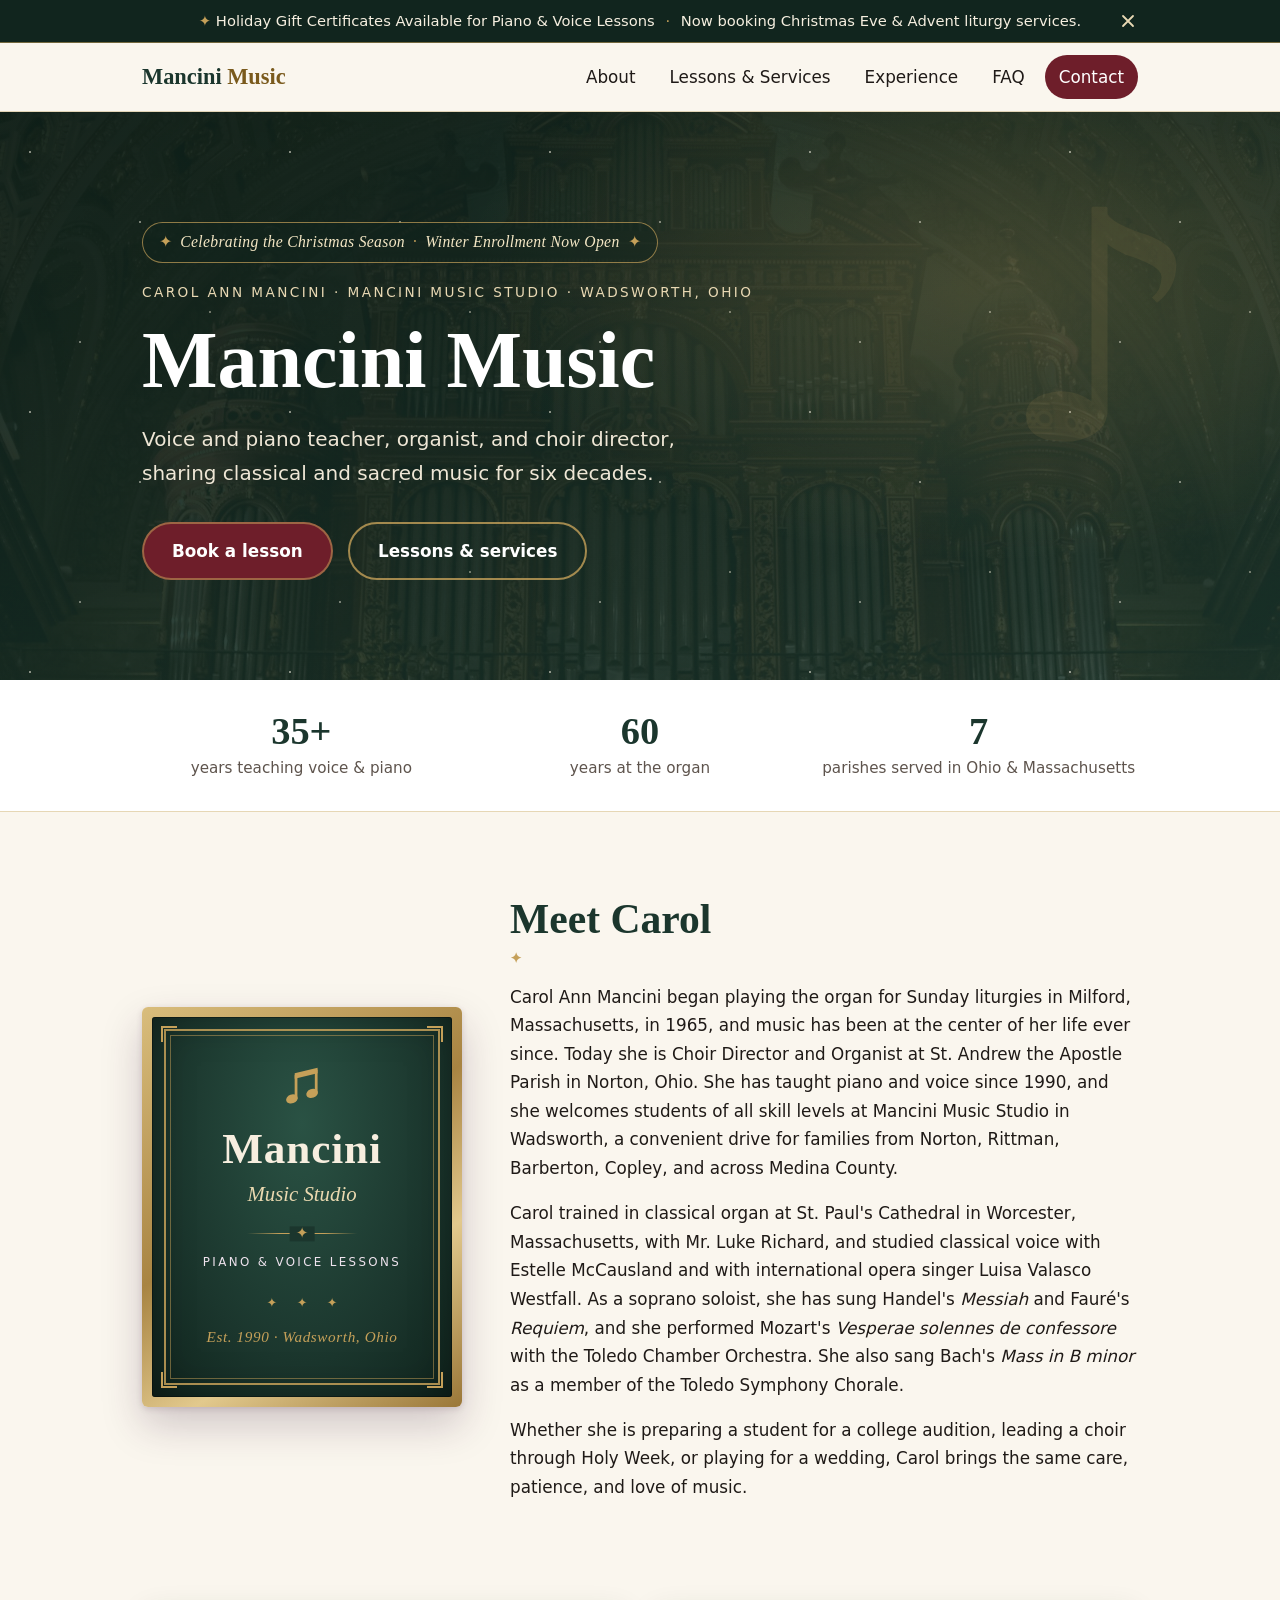
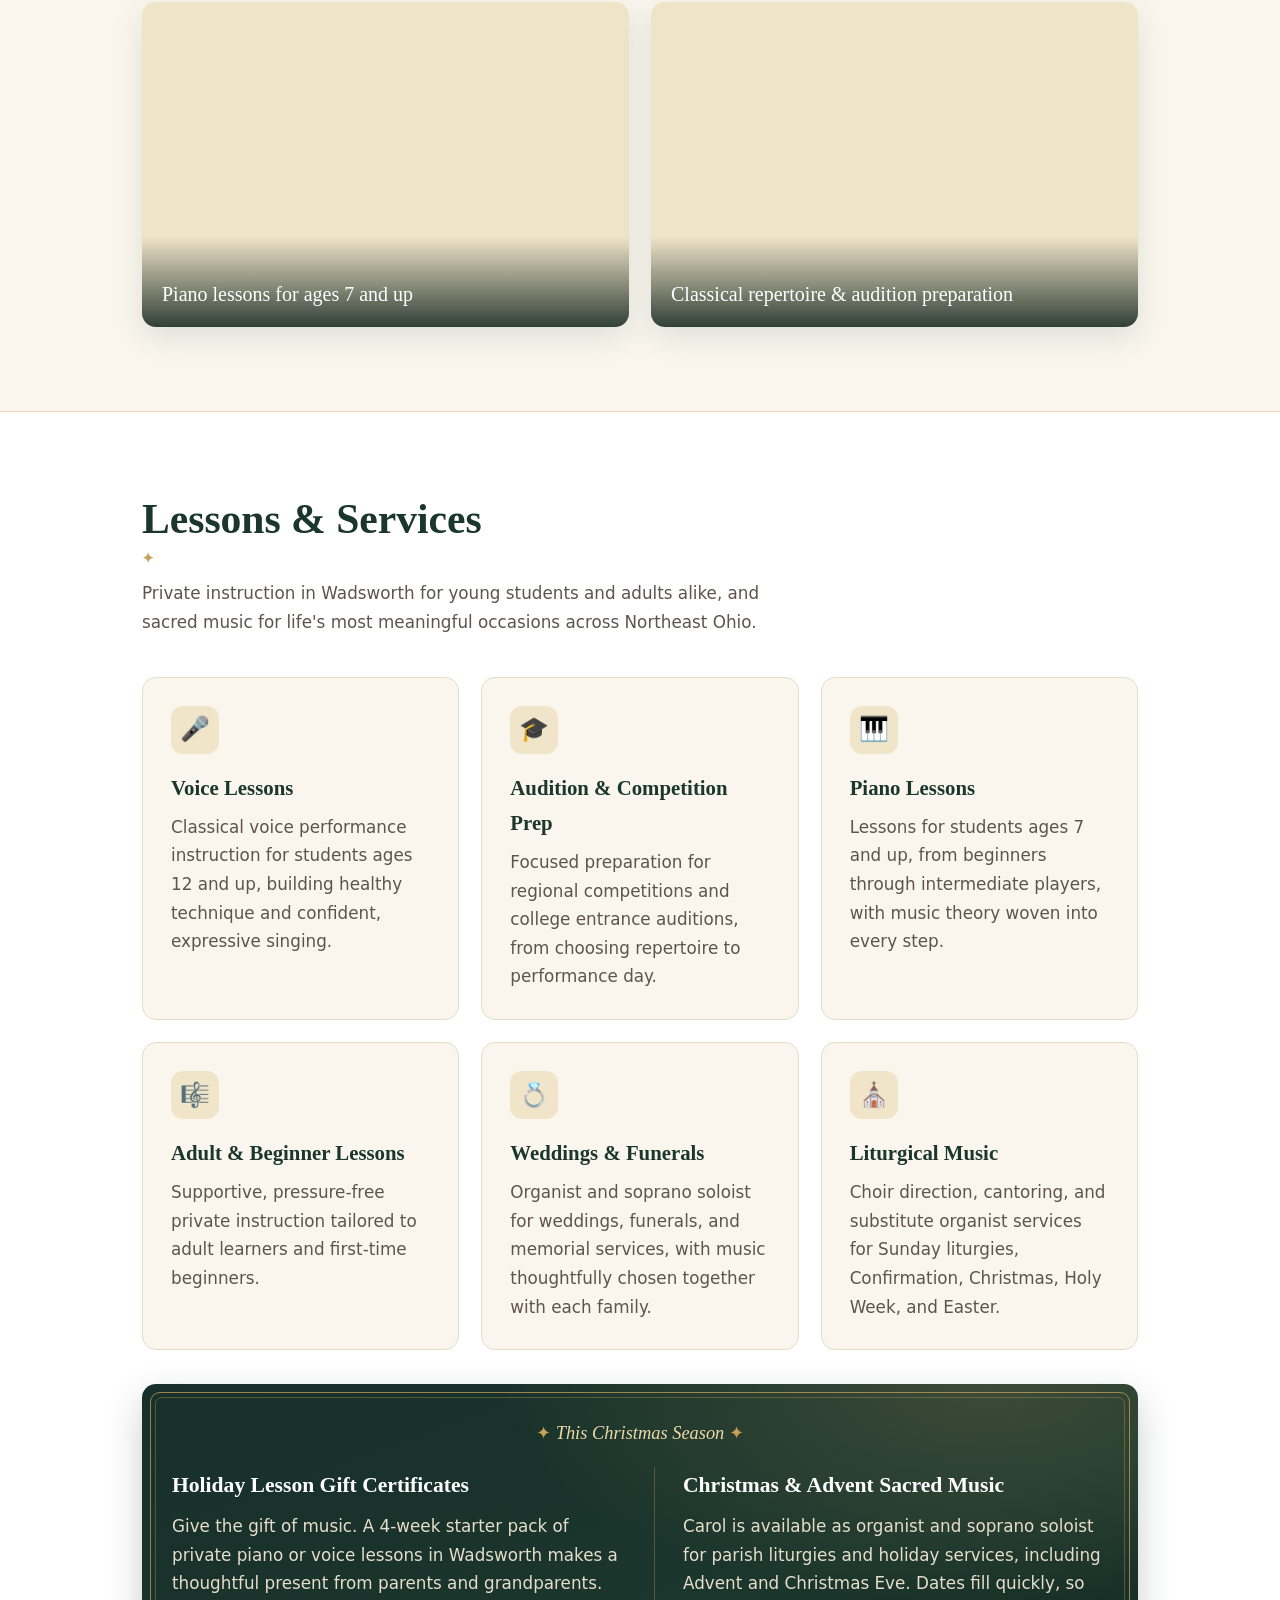
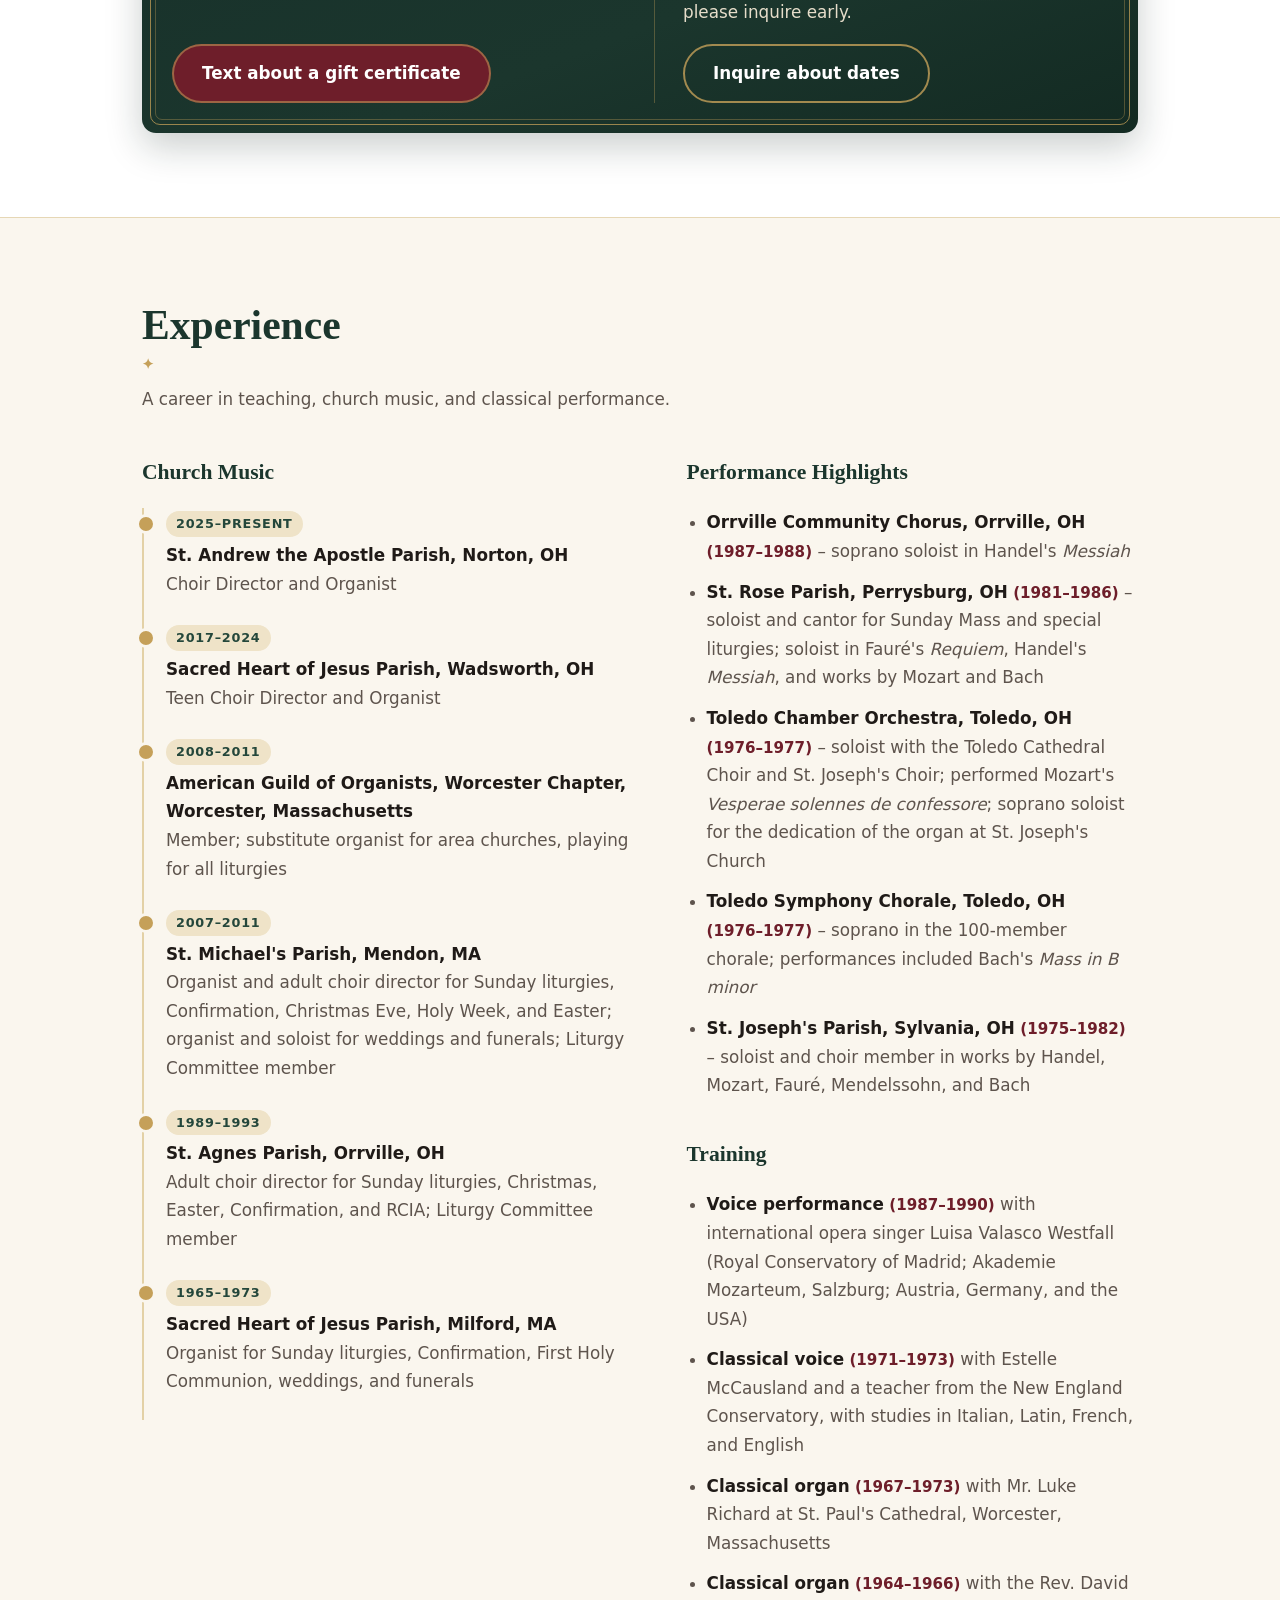
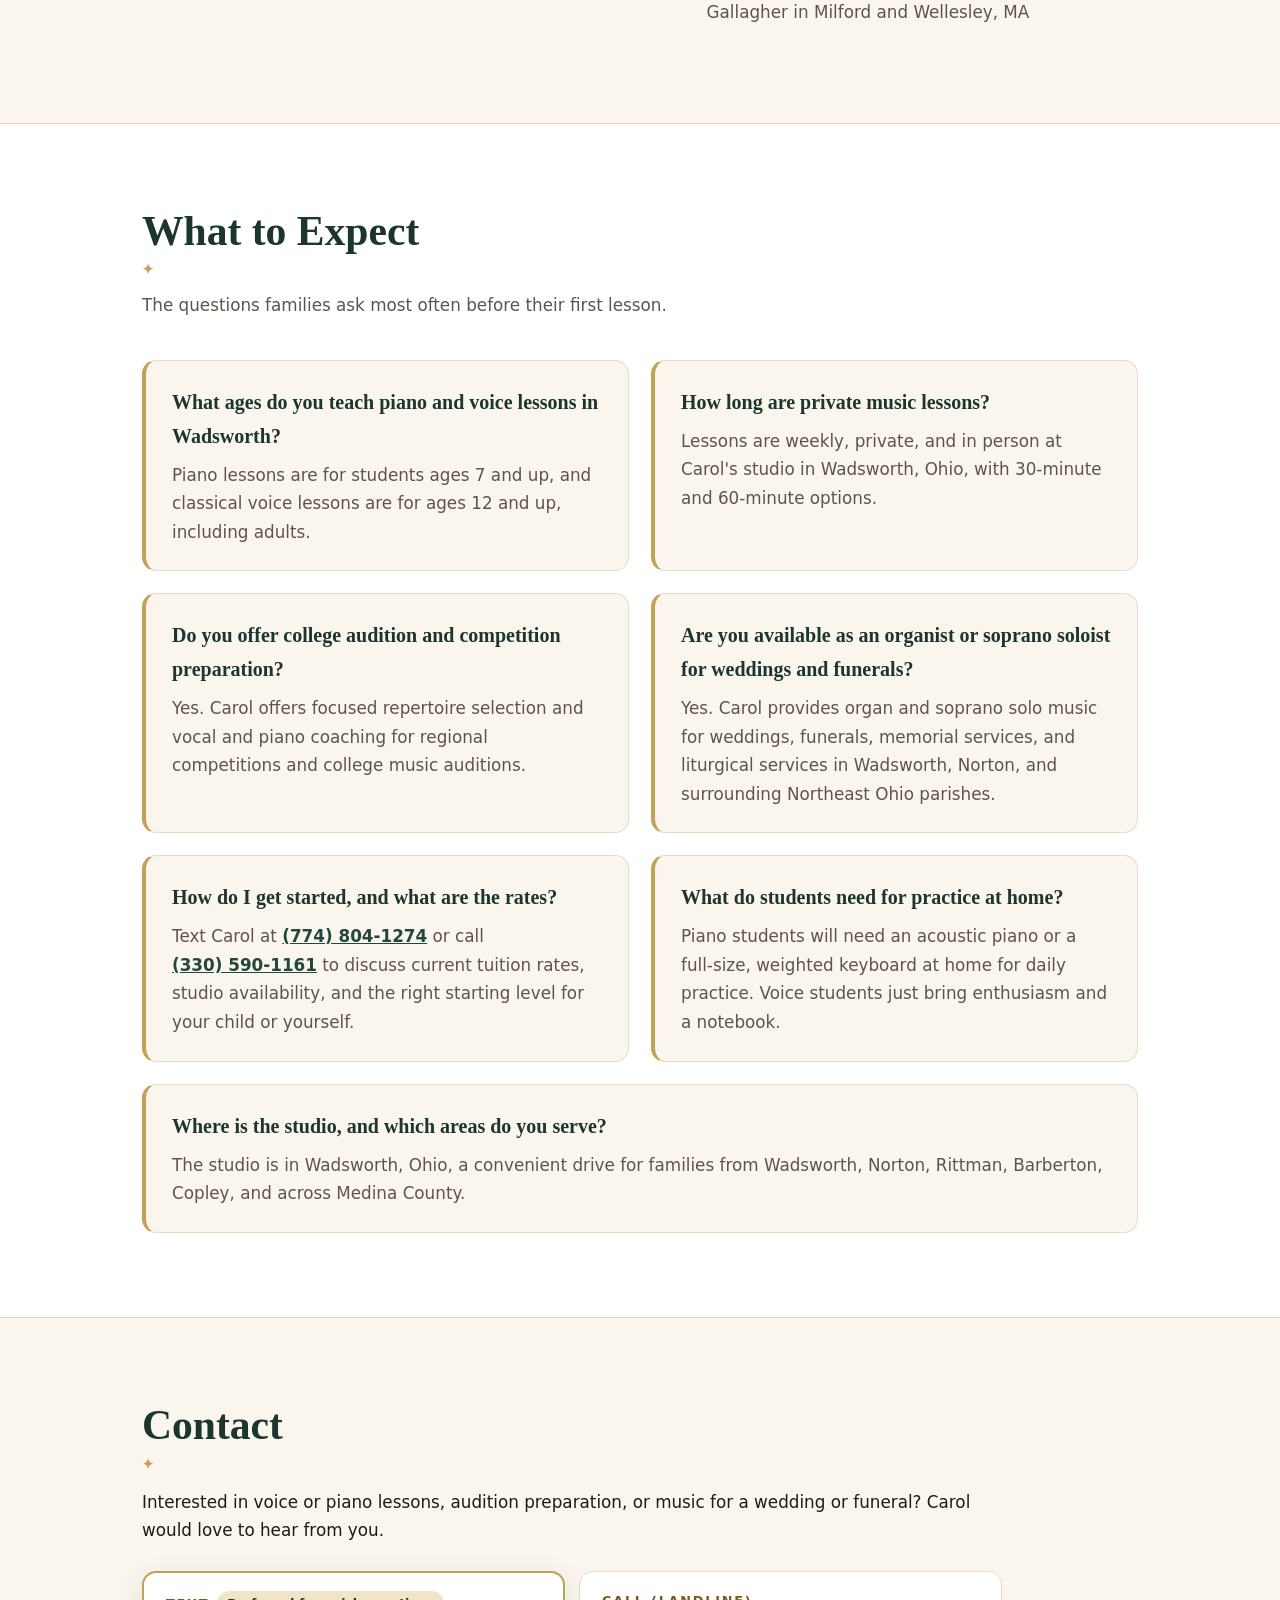
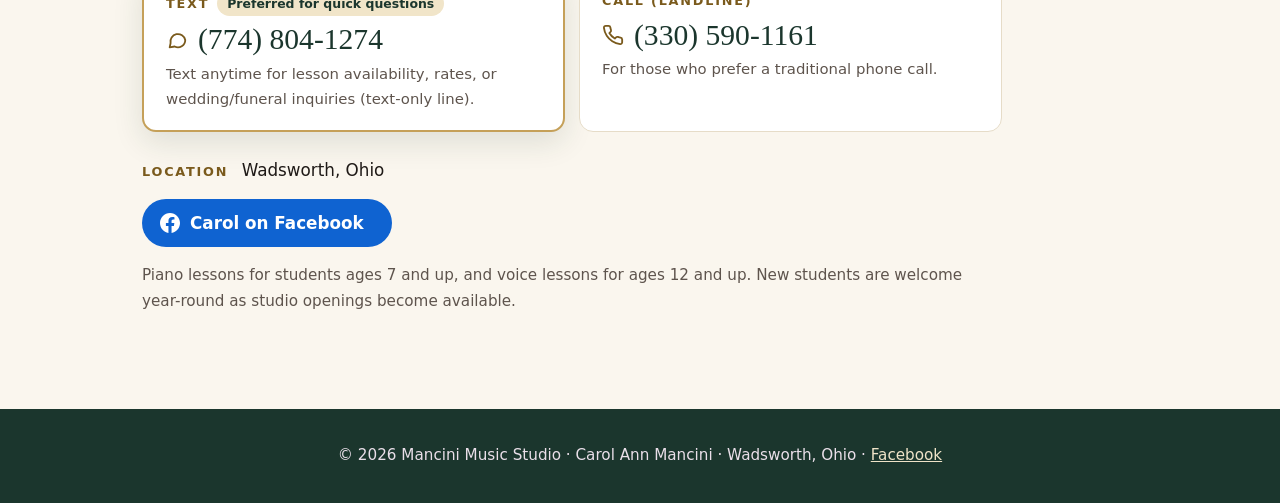
<file: index.html>
<!doctype html>
<html lang="en">
<head>
<meta charset="utf-8">
<meta name="viewport" content="width=device-width, initial-scale=1">
<meta http-equiv="Content-Security-Policy" content="default-src 'none'; script-src 'self'; style-src 'self'; img-src 'self' data:; connect-src https://formspree.io; base-uri 'none'; form-action https://formspree.io; upgrade-insecure-requests">
<meta name="referrer" content="strict-origin-when-cross-origin">
<title>Mancini Music Studio | Voice &amp; Piano Lessons in Wadsworth, OH</title>
<meta name="description" content="Private classical voice and piano lessons in Wadsworth, Ohio with Carol Ann Mancini. 35+ years of teaching experience, college audition prep, and organist/soloist services for weddings and liturgies.">
<link rel="canonical" href="https://mancini-music.github.io/">
<meta property="og:type" content="website">
<meta property="og:site_name" content="Mancini Music Studio">
<meta property="og:url" content="https://mancini-music.github.io/">
<meta property="og:title" content="Mancini Music Studio | Voice &amp; Piano Lessons in Wadsworth, OH">
<meta property="og:description" content="Private classical voice and piano lessons in Wadsworth, Ohio with Carol Ann Mancini. 35+ years of teaching, college audition prep, and organist/soloist services for weddings and liturgies.">
<meta property="og:locale" content="en_US">
<meta property="og:image" content="https://mancini-music.github.io/images/hero-organ.jpg">
<meta property="og:image:secure_url" content="https://mancini-music.github.io/images/hero-organ.jpg">
<meta property="og:image:type" content="image/jpeg">
<meta property="og:image:width" content="1600">
<meta property="og:image:height" content="1200">
<meta property="og:image:alt" content="A grand church pipe organ with gilded pipes, the backdrop of Mancini Music Studio's website">
<meta name="twitter:card" content="summary_large_image">
<meta name="twitter:title" content="Mancini Music Studio | Voice &amp; Piano Lessons in Wadsworth, OH">
<meta name="twitter:description" content="Private classical voice and piano lessons in Wadsworth, Ohio with Carol Ann Mancini. 35+ years of teaching, audition prep, and wedding and liturgical music.">
<meta name="twitter:image" content="https://mancini-music.github.io/images/hero-organ.jpg">
<meta name="twitter:image:alt" content="A grand church pipe organ with gilded pipes">
<meta name="geo.region" content="US-OH">
<meta name="geo.placename" content="Wadsworth, Ohio">
<meta name="theme-color" content="#3b1d3a">
<link rel="icon" type="image/svg+xml" href="data:image/svg+xml,%3Csvg xmlns='http://www.w3.org/2000/svg' viewBox='0 0 64 64'%3E%3Crect x='2' y='2' width='60' height='60' rx='14' fill='%235a1f3a' stroke='%23d4a843' stroke-width='3'/%3E%3Cg fill='%23e9c46a'%3E%3Cpath d='M25 19 47 14v6l-22 5z'/%3E%3Crect x='25' y='21' width='3.2' height='23'/%3E%3Crect x='43.8' y='16' width='3.2' height='23'/%3E%3Cellipse cx='21.5' cy='44' rx='6.5' ry='4.8' transform='rotate(-20 21.5 44)'/%3E%3Cellipse cx='40.3' cy='39' rx='6.5' ry='4.8' transform='rotate(-20 40.3 39)'/%3E%3C/g%3E%3C/svg%3E">
<link rel="stylesheet" href="styles.css?v=21">
<script type="application/ld+json">
{
  "@context": "https://schema.org",
  "@type": ["MusicSchool", "LocalBusiness"],
  "name": "Mancini Music Studio",
  "alternateName": "Mancini Music",
  "description": "Private classical voice and piano lessons in Wadsworth, Ohio with Carol Ann Mancini. 35+ years of teaching experience, college audition prep, and organist/soloist services for weddings and liturgies.",
  "url": "https://mancini-music.github.io/",
  "image": "https://mancini-music.github.io/images/hero-organ.jpg",
  "telephone": "+1-330-590-1161",
  "contactPoint": [
    {
      "@type": "ContactPoint",
      "telephone": "+1-774-804-1274",
      "contactType": "customer service",
      "description": "Text messages only: lesson availability, rates, and wedding or funeral inquiries"
    },
    {
      "@type": "ContactPoint",
      "telephone": "+1-330-590-1161",
      "contactType": "customer service",
      "description": "Landline for phone calls"
    }
  ],
  "address": {
    "@type": "PostalAddress",
    "addressLocality": "Wadsworth",
    "addressRegion": "OH",
    "postalCode": "44281",
    "addressCountry": "US"
  },
  "areaServed": ["Wadsworth, OH", "Norton, OH", "Rittman, OH", "Barberton, OH", "Copley, OH", "Medina County, OH", "Summit County, OH"],
  "founder": {
    "@type": "Person",
    "name": "Carol Ann Mancini",
    "jobTitle": "Piano and Voice Teacher, Organist, and Choir Director"
  },
  "sameAs": ["https://www.facebook.com/carolann.mancini.71"],
  "hasOfferCatalog": {
    "@type": "OfferCatalog",
    "name": "Lessons & Music Services",
    "itemListElement": [
      {
        "@type": "Offer",
        "itemOffered": {
          "@type": "Service",
          "name": "Voice Lessons",
          "description": "Private classical voice performance lessons for students ages 12 and up.",
          "audience": { "@type": "PeopleAudience", "suggestedMinAge": 12 }
        }
      },
      {
        "@type": "Offer",
        "itemOffered": {
          "@type": "Service",
          "name": "Piano Lessons",
          "description": "Private piano lessons with music theory for students ages 7 and up, beginner through intermediate.",
          "audience": { "@type": "PeopleAudience", "suggestedMinAge": 7 }
        }
      },
      {
        "@type": "Offer",
        "itemOffered": {
          "@type": "Service",
          "name": "Audition & Competition Prep",
          "description": "Preparation for regional competitions and college entrance auditions."
        }
      },
      {
        "@type": "Offer",
        "itemOffered": {
          "@type": "Service",
          "name": "Wedding, Funeral & Liturgical Organist and Soprano Soloist",
          "description": "Organist and soprano soloist for weddings, funerals, memorial services, and parish liturgies including Advent and Christmas Eve."
        }
      }
    ]
  }
}
</script>
<!-- FAQ structured data: keep in sync with the visible "What to Expect" questions on the page. -->
<script type="application/ld+json">
{
  "@context": "https://schema.org",
  "@type": "FAQPage",
  "mainEntity": [
    {
      "@type": "Question",
      "name": "What ages do you teach piano and voice lessons in Wadsworth?",
      "acceptedAnswer": { "@type": "Answer", "text": "Piano lessons are for students ages 7 and up, and classical voice lessons are for ages 12 and up, including adults." }
    },
    {
      "@type": "Question",
      "name": "How long are private music lessons?",
      "acceptedAnswer": { "@type": "Answer", "text": "Lessons are weekly, private, and in person at Carol's studio in Wadsworth, Ohio, with 30-minute and 60-minute options." }
    },
    {
      "@type": "Question",
      "name": "Do you offer college audition and competition preparation?",
      "acceptedAnswer": { "@type": "Answer", "text": "Yes. Carol offers focused repertoire selection and vocal and piano coaching for regional competitions and college music auditions." }
    },
    {
      "@type": "Question",
      "name": "Are you available as an organist or soprano soloist for weddings and funerals?",
      "acceptedAnswer": { "@type": "Answer", "text": "Yes. Carol provides organ and soprano solo music for weddings, funerals, memorial services, and liturgical services in Wadsworth, Norton, and surrounding Northeast Ohio parishes." }
    },
    {
      "@type": "Question",
      "name": "How do I get started, and what are the rates?",
      "acceptedAnswer": { "@type": "Answer", "text": "Text Carol at (774) 804-1274 or call (330) 590-1161 to discuss current tuition rates, studio availability, and the right starting level for your child or yourself." }
    },
    {
      "@type": "Question",
      "name": "What do students need for practice at home?",
      "acceptedAnswer": { "@type": "Answer", "text": "Piano students will need an acoustic piano or a full-size, weighted keyboard at home for daily practice. Voice students just bring enthusiasm and a notebook." }
    },
    {
      "@type": "Question",
      "name": "Where is the studio, and which areas do you serve?",
      "acceptedAnswer": { "@type": "Answer", "text": "The studio is in Wadsworth, Ohio, a convenient drive for families from Wadsworth, Norton, Rittman, Barberton, Copley, and across Medina County." }
    }
  ]
}
</script>
</head>
<!-- HOLIDAY THEME: remove class="holiday-theme" below (in January) to return to the regular year-round design and announcement. -->
<body class="holiday-theme">
<a class="skip" href="#main">Skip to main content</a>

<div class="announce" id="announce" role="region" aria-label="Studio announcement">
  <div class="wrap announce-inner">
    <p class="season-only"><span class="announce-star" aria-hidden="true">✦</span> Holiday Gift Certificates Available for Piano &amp; Voice Lessons <span class="announce-dot" aria-hidden="true">·</span> Now booking Christmas Eve &amp; Advent liturgy services.</p>
    <p class="season-off">Now enrolling Winter &amp; Spring piano and voice students in Wadsworth <span class="announce-dot" aria-hidden="true">·</span> Holiday lesson gift certificates available.</p>
    <button class="announce-close" type="button" aria-label="Dismiss announcement">
      <svg aria-hidden="true" focusable="false" width="14" height="14" viewBox="0 0 14 14"><path d="M2 2l10 10M12 2L2 12" stroke="currentColor" stroke-width="1.8" stroke-linecap="round"/></svg>
    </button>
  </div>
</div>

<header>
  <div class="wrap nav">
    <a class="brand" href="#home">Mancini <span>Music</span></a>
    <button class="toggle" type="button" aria-expanded="false" aria-controls="menu">Menu</button>
    <nav aria-label="Main">
      <ul class="menu" id="menu">
        <li><a href="#about">About</a></li>
        <li><a href="#services">Lessons &amp; Services</a></li>
        <li><a href="#experience">Experience</a></li>
        <li><a href="#faq">FAQ</a></li>
        <li><a class="cta" href="#contact">Contact</a></li>
      </ul>
    </nav>
  </div>
</header>

<main id="main">
  <section class="hero" id="home" aria-labelledby="hero-title">
    <div class="wrap">
      <p class="season-badge season-only"><span aria-hidden="true">✦</span> Celebrating the Christmas Season <span class="badge-dot" aria-hidden="true">·</span> Winter Enrollment Now Open <span aria-hidden="true">✦</span></p>
      <p class="eyebrow">Carol Ann Mancini · Mancini Music Studio · Wadsworth, Ohio</p>
      <h1 id="hero-title">Mancini Music</h1>
      <p class="lead">Voice and piano teacher, organist, and choir director, sharing classical and sacred music for six decades.</p>
      <a class="btn btn-gold" href="#contact">Book a lesson</a>
      <a class="btn btn-line" href="#services">Lessons &amp; services</a>
    </div>
  </section>

  <div class="stats" role="group" aria-label="At a glance">
    <div class="wrap stats-grid">
      <div><strong>35+</strong><span>years teaching voice &amp; piano</span></div>
      <div><strong>60</strong><span>years at the organ</span></div>
      <div><strong>7</strong><span>parishes served in Ohio &amp; Massachusetts</span></div>
    </div>
  </div>

  <section id="about" aria-labelledby="about-title">
    <div class="wrap about">
      <div class="plaque" role="img" aria-label="Mancini Music Studio – Piano and Voice Lessons – Established 1990, Wadsworth, Ohio">
        <div class="plaque-inner">
          <span class="plaque-corner tl"></span><span class="plaque-corner tr"></span><span class="plaque-corner bl"></span><span class="plaque-corner br"></span>
          <svg class="plaque-note" aria-hidden="true" focusable="false" viewBox="0 0 48 48" width="44" height="44" fill="currentColor"><path d="M16 9 41 3v6L16 15z"/><rect x="16" y="11" width="3" height="26"/><rect x="38" y="5" width="3" height="26"/><ellipse cx="13" cy="37" rx="6.5" ry="4.8" transform="rotate(-20 13 37)"/><ellipse cx="35" cy="31" rx="6.5" ry="4.8" transform="rotate(-20 35 31)"/></svg>
          <span class="plaque-name">Mancini</span>
          <span class="plaque-sub">Music Studio</span>
          <span class="plaque-rule" aria-hidden="true"><span></span></span>
          <span class="plaque-tag">Piano &amp; Voice Lessons</span>
          <span class="plaque-sparkles season-only" aria-hidden="true">✦ ✦ ✦</span>
          <span class="plaque-est">Est. 1990 · Wadsworth, Ohio</span>
        </div>
      </div>
      <div>
        <h2 id="about-title">Meet Carol</h2>
        <p>Carol Ann Mancini began playing the organ for Sunday liturgies in Milford, Massachusetts, in 1965, and music has been at the center of her life ever since. Today she is Choir Director and Organist at St. Andrew the Apostle Parish in Norton, Ohio. She has taught piano and voice since 1990, and she welcomes students of all skill levels at Mancini Music Studio in Wadsworth, a convenient drive for families from Norton, Rittman, Barberton, Copley, and across Medina County.</p>
        <p>Carol trained in classical organ at St. Paul's Cathedral in Worcester, Massachusetts, with Mr. Luke Richard, and studied classical voice with Estelle McCausland and with international opera singer Luisa Valasco Westfall. As a soprano soloist, she has sung Handel's <em>Messiah</em> and Fauré's <em>Requiem</em>, and she performed Mozart's <em>Vesperae solennes de confessore</em> with the Toledo Chamber Orchestra. She also sang Bach's <em>Mass in B minor</em> as a member of the Toledo Symphony Chorale.</p>
        <p>Whether she is preparing a student for a college audition, leading a choir through Holy Week, or playing for a wedding, Carol brings the same care, patience, and love of music.</p>
      </div>
    </div>
  </section>

  <div class="photo-band">
    <div class="wrap photo-grid">
      <figure>
        <img src="images/studio-piano.jpg" alt="Close-up of the keys of a polished wooden upright piano in soft, warm light, evoking private piano lessons for ages 7 and up" width="1100" height="733" loading="lazy" decoding="async">
        <figcaption>Piano lessons for ages 7 and up</figcaption>
      </figure>
      <figure>
        <img src="images/studio-music.jpg" alt="Open book of classical piano sheet music marked 'Quasi adagio', with handwritten pencil notes from lesson practice" width="1100" height="733" loading="lazy" decoding="async">
        <figcaption>Classical repertoire &amp; audition preparation</figcaption>
      </figure>
    </div>
  </div>

  <section class="alt" id="services" aria-labelledby="services-title">
    <div class="wrap">
      <h2 id="services-title">Lessons &amp; Services</h2>
      <p class="sub">Private instruction in Wadsworth for young students and adults alike, and sacred music for life's most meaningful occasions across Northeast Ohio.</p>
      <div class="cards">
        <article class="card"><div class="icon" aria-hidden="true">🎤</div><h3>Voice Lessons</h3><p>Classical voice performance instruction for students ages 12 and up, building healthy technique and confident, expressive singing.</p></article>
        <article class="card"><div class="icon" aria-hidden="true">🎓</div><h3>Audition &amp; Competition Prep</h3><p>Focused preparation for regional competitions and college entrance auditions, from choosing repertoire to performance day.</p></article>
        <article class="card"><div class="icon" aria-hidden="true">🎹</div><h3>Piano Lessons</h3><p>Lessons for students ages 7 and up, from beginners through intermediate players, with music theory woven into every step.</p></article>
        <article class="card"><div class="icon" aria-hidden="true">🎼</div><h3>Adult &amp; Beginner Lessons</h3><p>Supportive, pressure-free private instruction tailored to adult learners and first-time beginners.</p></article>
        <article class="card"><div class="icon" aria-hidden="true">💍</div><h3>Weddings &amp; Funerals</h3><p>Organist and soprano soloist for weddings, funerals, and memorial services, with music thoughtfully chosen together with each family.</p></article>
        <article class="card"><div class="icon" aria-hidden="true">⛪</div><h3>Liturgical Music</h3><p>Choir direction, cantoring, and substitute organist services for Sunday liturgies, Confirmation, Christmas, Holy Week, and Easter.</p></article>
      </div>

      <div class="holiday-callout season-only" role="region" aria-labelledby="holiday-callout-title">
        <p class="hc-eyebrow"><span aria-hidden="true">✦</span> This Christmas Season <span aria-hidden="true">✦</span></p>
        <h3 class="sr-only" id="holiday-callout-title">Christmas season at the studio</h3>
        <div class="hc-grid">
          <article class="hc-item">
            <h4>Holiday Lesson Gift Certificates</h4>
            <p>Give the gift of music. A 4-week starter pack of private piano or voice lessons in Wadsworth makes a thoughtful present from parents and grandparents.</p>
            <a class="btn btn-gold" href="sms:+17748041274">Text about a gift certificate</a>
          </article>
          <article class="hc-item">
            <h4>Christmas &amp; Advent Sacred Music</h4>
            <p>Carol is available as organist and soprano soloist for parish liturgies and holiday services, including Advent and Christmas Eve. Dates fill quickly, so please inquire early.</p>
            <a class="btn btn-line" href="#contact">Inquire about dates</a>
          </article>
        </div>
      </div>
    </div>
  </section>

  <!-- Kind Words is hidden until real quotes are added: replace the placeholder quotes below, then delete the word "hidden" on the next line. -->
  <section id="kind-words" aria-labelledby="kind-words-title" hidden>
    <div class="wrap">
      <h2 id="kind-words-title">Kind Words</h2>
      <p class="sub">From the students and families Carol has taught and served.</p>
      <div class="quotes">
        <figure class="quote">
          <span class="quote-mark" aria-hidden="true">“</span>
          <blockquote>
            <p>Our daughter started with Carol at seven, barely able to find middle C. Three years later she plays for the family every Sunday, and she actually asks to practice. Carol is patient, warm, and wonderfully encouraging.</p>
          </blockquote>
          <figcaption><strong>Piano parent</strong><span>Wadsworth, Ohio</span></figcaption>
          <p class="placeholder-note">[Placeholder — replace with real parent/student quote]</p>
        </figure>
        <figure class="quote">
          <span class="quote-mark" aria-hidden="true">“</span>
          <blockquote>
            <p>Carol helped me choose my audition repertoire, worked on every phrase with me, and gave me the confidence to walk into the room calm. I was accepted into my first-choice voice program.</p>
          </blockquote>
          <figcaption><strong>Voice student</strong><span>College audition preparation</span></figcaption>
          <p class="placeholder-note">[Placeholder — replace with real parent/student quote]</p>
        </figure>
        <figure class="quote">
          <span class="quote-mark" aria-hidden="true">“</span>
          <blockquote>
            <p>Carol played and sang at our wedding and, years later, at my father's funeral. Both times she took the time to learn what mattered to us, and the music was beautiful.</p>
          </blockquote>
          <figcaption><strong>Parish family</strong><span>Wedding and funeral music</span></figcaption>
          <p class="placeholder-note">[Placeholder — replace with real parent/student quote]</p>
        </figure>
      </div>
    </div>
  </section>

  <section id="experience" aria-labelledby="experience-title">
    <div class="wrap">
      <h2 id="experience-title">Experience</h2>
      <p class="sub">A career in teaching, church music, and classical performance.</p>
      <div class="exp-grid">
        <div>
          <h3 class="col-title">Church Music</h3>
          <ol class="timeline">
            <li><span class="yr">2025–present</span><strong>St. Andrew the Apostle Parish, Norton, OH</strong>Choir Director and Organist</li>
            <li><span class="yr">2017–2024</span><strong>Sacred Heart of Jesus Parish, Wadsworth, OH</strong>Teen Choir Director and Organist</li>
            <li><span class="yr">2008–2011</span><strong>American Guild of Organists, Worcester Chapter, Worcester, Massachusetts</strong>Member; substitute organist for area churches, playing for all liturgies</li>
            <li><span class="yr">2007–2011</span><strong>St. Michael's Parish, Mendon, MA</strong>Organist and adult choir director for Sunday liturgies, Confirmation, Christmas Eve, Holy Week, and Easter; organist and soloist for weddings and funerals; Liturgy Committee member</li>
            <li><span class="yr">1989–1993</span><strong>St. Agnes Parish, Orrville, OH</strong>Adult choir director for Sunday liturgies, Christmas, Easter, Confirmation, and RCIA; Liturgy Committee member</li>
            <li><span class="yr">1965–1973</span><strong>Sacred Heart of Jesus Parish, Milford, MA</strong>Organist for Sunday liturgies, Confirmation, First Holy Communion, weddings, and funerals</li>
          </ol>
        </div>
        <div>
          <h3 class="col-title">Performance Highlights</h3>
          <ul class="highlights">
            <li><strong>Orrville Community Chorus, Orrville, OH</strong> <span class="when">(1987–1988)</span> – soprano soloist in Handel's <em>Messiah</em></li>
            <li><strong>St. Rose Parish, Perrysburg, OH</strong> <span class="when">(1981–1986)</span> – soloist and cantor for Sunday Mass and special liturgies; soloist in Fauré's <em>Requiem</em>, Handel's <em>Messiah</em>, and works by Mozart and Bach</li>
            <li><strong>Toledo Chamber Orchestra, Toledo, OH</strong> <span class="when">(1976–1977)</span> – soloist with the Toledo Cathedral Choir and St. Joseph's Choir; performed Mozart's <em>Vesperae solennes de confessore</em>; soprano soloist for the dedication of the organ at St. Joseph's Church</li>
            <li><strong>Toledo Symphony Chorale, Toledo, OH</strong> <span class="when">(1976–1977)</span> – soprano in the 100-member chorale; performances included Bach's <em>Mass in B minor</em></li>
            <li><strong>St. Joseph's Parish, Sylvania, OH</strong> <span class="when">(1975–1982)</span> – soloist and choir member in works by Handel, Mozart, Fauré, Mendelssohn, and Bach</li>
          </ul>
          <h3 class="col-title">Training</h3>
          <ul class="highlights">
            <li><strong>Voice performance</strong> <span class="when">(1987–1990)</span> with international opera singer Luisa Valasco Westfall (Royal Conservatory of Madrid; Akademie Mozarteum, Salzburg; Austria, Germany, and the USA)</li>
            <li><strong>Classical voice</strong> <span class="when">(1971–1973)</span> with Estelle McCausland and a teacher from the New England Conservatory, with studies in Italian, Latin, French, and English</li>
            <li><strong>Classical organ</strong> <span class="when">(1967–1973)</span> with Mr. Luke Richard at St. Paul's Cathedral, Worcester, Massachusetts</li>
            <li><strong>Classical organ</strong> <span class="when">(1964–1966)</span> with the Rev. David Gallagher in Milford and Wellesley, MA</li>
          </ul>
        </div>
      </div>
    </div>
  </section>

  <section class="alt" id="faq" aria-labelledby="faq-title">
    <div class="wrap">
      <h2 id="faq-title">What to Expect</h2>
      <p class="sub">The questions families ask most often before their first lesson.</p>
      <div class="faq-grid">
        <div class="faq-item">
          <h3>What ages do you teach piano and voice lessons in Wadsworth?</h3>
          <p>Piano lessons are for students ages 7 and up, and classical voice lessons are for ages 12 and up, including adults.</p>
        </div>
        <div class="faq-item">
          <h3>How long are private music lessons?</h3>
          <p>Lessons are weekly, private, and in person at Carol's studio in Wadsworth, Ohio, with 30-minute and 60-minute options.</p>
        </div>
        <div class="faq-item">
          <h3>Do you offer college audition and competition preparation?</h3>
          <p>Yes. Carol offers focused repertoire selection and vocal and piano coaching for regional competitions and college music auditions.</p>
        </div>
        <div class="faq-item">
          <h3>Are you available as an organist or soprano soloist for weddings and funerals?</h3>
          <p>Yes. Carol provides organ and soprano solo music for weddings, funerals, memorial services, and liturgical services in Wadsworth, Norton, and surrounding Northeast Ohio parishes.</p>
        </div>
        <div class="faq-item">
          <h3>How do I get started, and what are the rates?</h3>
          <p>Text Carol at <a href="sms:+17748041274">(774) 804-1274</a> or call <a href="tel:+13305901161">(330) 590-1161</a> to discuss current tuition rates, studio availability, and the right starting level for your child or yourself.</p>
        </div>
        <div class="faq-item">
          <h3>What do students need for practice at home?</h3>
          <p>Piano students will need an acoustic piano or a full-size, weighted keyboard at home for daily practice. Voice students just bring enthusiasm and a notebook.</p>
        </div>
        <div class="faq-item">
          <h3>Where is the studio, and which areas do you serve?</h3>
          <p>The studio is in Wadsworth, Ohio, a convenient drive for families from Wadsworth, Norton, Rittman, Barberton, Copley, and across Medina County.</p>
        </div>
      </div>
    </div>
  </section>

  <section id="contact" aria-labelledby="contact-title">
    <div class="wrap contact">
      <div class="contact-info">
        <h2 id="contact-title">Contact</h2>
        <p>Interested in voice or piano lessons, audition preparation, or music for a wedding or funeral? Carol would love to hear from you.</p>

        <div class="methods">
          <div class="method method-text">
            <p class="method-label">Text <span class="pill">Preferred for quick questions</span></p>
            <a class="method-number" href="sms:+17748041274">
              <svg aria-hidden="true" focusable="false" width="22" height="22" viewBox="0 0 24 24" fill="none" stroke="currentColor" stroke-width="2" stroke-linecap="round" stroke-linejoin="round"><path d="M21 12a8 8 0 0 1-11.6 7.1L4 20l1-4.6A8 8 0 1 1 21 12z"/></svg>
              (774) 804-1274<span class="sr-only"> (send a text message)</span>
            </a>
            <p class="method-note">Text anytime for lesson availability, rates, or wedding/funeral inquiries (text-only line).</p>
          </div>
          <div class="method">
            <p class="method-label">Call (landline)</p>
            <a class="method-number" href="tel:+13305901161">
              <svg aria-hidden="true" focusable="false" width="22" height="22" viewBox="0 0 24 24" fill="none" stroke="currentColor" stroke-width="2" stroke-linecap="round" stroke-linejoin="round"><path d="M22 16.9v3a2 2 0 0 1-2.2 2 19.8 19.8 0 0 1-8.6-3.1 19.5 19.5 0 0 1-6-6A19.8 19.8 0 0 1 2.1 4.2 2 2 0 0 1 4.1 2h3a2 2 0 0 1 2 1.7c.1 1 .4 1.9.7 2.8a2 2 0 0 1-.5 2.1L8 9.9a16 16 0 0 0 6 6l1.3-1.3a2 2 0 0 1 2.1-.5c.9.3 1.8.6 2.8.7a2 2 0 0 1 1.7 2z"/></svg>
              (330) 590-1161<span class="sr-only"> (call)</span>
            </a>
            <p class="method-note">For those who prefer a traditional phone call.</p>
          </div>
        </div>

        <div class="contact-extra">
          <p><span class="label">Location</span> Wadsworth, Ohio</p>
          <a class="fb" href="https://www.facebook.com/carolann.mancini.71" target="_blank" rel="noopener noreferrer">
            <svg aria-hidden="true" focusable="false" width="20" height="20" viewBox="0 0 24 24" fill="currentColor"><path d="M24 12.07C24 5.4 18.63 0 12 0S0 5.4 0 12.07C0 18.1 4.39 23.1 10.13 24v-8.44H7.08v-3.49h3.05V9.41c0-3.02 1.79-4.69 4.53-4.69 1.31 0 2.68.23 2.68.23v2.97h-1.51c-1.49 0-1.96.93-1.96 1.89v2.26h3.33l-.53 3.49h-2.8V24C19.61 23.1 24 18.1 24 12.07z"/></svg>
            Carol on Facebook<span class="sr-only"> (opens in a new tab)</span>
          </a>
          <p class="note">Piano lessons for students ages 7 and up, and voice lessons for ages 12 and up. New students are welcome year-round as studio openings become available.</p>
        </div>
      </div>

      <!-- Message form is hidden until Formspree is set up with Carol: replace YOUR_FORM_ID below, then delete the word "hidden" on the next line. See README. -->
      <form class="inquiry" id="inquiry-form" action="https://formspree.io/f/YOUR_FORM_ID" method="POST" aria-labelledby="inquiry-title" hidden>
        <h3 id="inquiry-title">Send a message</h3>
        <p class="form-intro">Carol will reply by email or text. Fields marked <span aria-hidden="true">*</span><span class="sr-only">with an asterisk</span> are required.</p>

        <div class="field">
          <label for="f-name">Name <span class="req" aria-hidden="true">*</span></label>
          <input id="f-name" name="name" type="text" autocomplete="name" required maxlength="100">
        </div>

        <div class="field">
          <label for="f-contact">Email or mobile number <span class="req" aria-hidden="true">*</span></label>
          <input id="f-contact" name="contact" type="text" autocomplete="email" inputmode="email" required maxlength="120" aria-describedby="f-contact-hint">
          <p class="hint" id="f-contact-hint">So Carol can reply by email or text.</p>
        </div>

        <div class="field">
          <label for="f-interest">What are you interested in?</label>
          <select id="f-interest" name="interest">
            <option>Voice Lessons</option>
            <option>Piano Lessons</option>
            <option>Audition/Competition Prep</option>
            <option>Wedding or Funeral Music</option>
            <option>Other</option>
          </select>
        </div>

        <div class="field">
          <label for="f-message">Student age / brief message <span class="req" aria-hidden="true">*</span></label>
          <textarea id="f-message" name="message" rows="5" required maxlength="2000" placeholder="For example: My daughter is 9 and would like to start piano this winter."></textarea>
        </div>

        <!-- Spam trap: real visitors never see or fill this field -->
        <div class="hp" aria-hidden="true">
          <label for="f-gotcha">Leave this field empty</label>
          <input id="f-gotcha" type="text" name="_gotcha" tabindex="-1" autocomplete="off">
        </div>
        <input type="hidden" name="_subject" value="New inquiry from the Mancini Music website">

        <button class="btn btn-gold" type="submit">Send message</button>
        <p class="form-status" id="form-status" role="status" aria-live="polite"></p>
      </form>
    </div>
  </section>
</main>

<footer>
  <div class="wrap">
    <p class="foot-line">© <span id="year">2026</span> Mancini Music Studio · Carol Ann Mancini · Wadsworth, Ohio · <a href="https://www.facebook.com/carolann.mancini.71" target="_blank" rel="noopener noreferrer">Facebook<span class="sr-only"> (opens in a new tab)</span></a></p>
  </div>
</footer>

<script src="script.js?v=19"></script>
</body>
</html>
</file>
<file: styles.css>
:root{
  --bg:#fbf7f1; --surface:#ffffff; --ink:#1f1a17; --muted:#5e544d;
  --plum:#3b1d3a; --plum-2:#5a2d57; --gold:#b9852a; --gold-text:#8a6214; --gold-soft:#f0dcb2; --line:#e6ddd1;
  --radius:14px; --shadow:0 10px 30px rgba(59,29,58,.12);
  --serif:"Playfair Display",Georgia,"Times New Roman",serif;
  --sans:system-ui,-apple-system,"Segoe UI",Roboto,sans-serif;
}
*{box-sizing:border-box}
[hidden]{display:none!important}
html{scroll-behavior:smooth;scroll-padding-top:80px}
body{margin:0;background:var(--bg);color:var(--ink);font-family:var(--sans);line-height:1.7;font-size:1.05rem}
img,svg{max-width:100%}
a{color:var(--plum-2)}
:focus-visible{outline:3px solid var(--gold);outline-offset:3px;border-radius:4px}
.skip{position:absolute;left:-999px;top:8px;background:var(--plum);color:#fff;padding:10px 16px;border-radius:8px;z-index:100}
.skip:focus{left:8px}
.wrap{max-width:1040px;margin:0 auto;padding:0 22px}

/* Announcement bar */
.announce{background:var(--plum);color:#f4ead9;border-bottom:1px solid rgba(212,168,67,.35);font-size:.92rem;line-height:1.5}
.announce[hidden]{display:none}
.announce-inner{display:flex;align-items:center;justify-content:center;gap:14px;padding-block:10px;position:relative}
.announce p{margin:0;text-align:center;padding-inline:36px}
.announce-dot{color:var(--gold);margin:0 6px}
.announce-close{position:absolute;right:16px;top:50%;transform:translateY(-50%);display:grid;place-items:center;width:32px;height:32px;padding:0;border:0;border-radius:50%;background:transparent;color:var(--gold-soft);cursor:pointer}
.announce-close:hover{background:rgba(255,255,255,.12);color:#fff}
@media(max-width:600px){.announce{font-size:.85rem}.announce p{padding-inline:4px 34px;text-align:left}.announce-close{right:8px}}

/* Header */
header{position:sticky;top:0;z-index:50;background:rgba(251,247,241,.94);backdrop-filter:blur(8px);border-bottom:1px solid var(--line)}
.nav{display:flex;align-items:center;justify-content:space-between;min-height:68px}
.brand{font-family:var(--serif);font-size:1.4rem;font-weight:700;color:var(--plum);text-decoration:none}
.brand span{color:var(--gold)}
.menu{display:flex;gap:6px;list-style:none;margin:0;padding:0}
.menu a{display:block;padding:8px 14px;border-radius:999px;text-decoration:none;color:var(--ink);font-weight:500}
.menu a:hover{background:var(--gold-soft)}
.menu a.cta{background:var(--plum);color:#fff}
.menu a.cta:hover{background:var(--plum-2)}
.toggle{display:none;background:none;border:2px solid var(--plum);color:var(--plum);border-radius:8px;padding:8px 12px;font:inherit;font-weight:600;cursor:pointer}
@media(max-width:760px){
  .toggle{display:block}
  .menu{display:none;position:absolute;top:68px;left:0;right:0;flex-direction:column;background:var(--bg);padding:12px 22px 20px;border-bottom:1px solid var(--line)}
  .menu.open{display:flex}
}

/* Hero */
.hero{background:linear-gradient(160deg,rgba(43,18,42,.93) 0%,rgba(90,45,87,.82) 100%),url("images/hero-organ.jpg?v=7") center 35%/cover no-repeat,var(--plum);color:#fff;padding:110px 0 100px;position:relative;overflow:hidden}
.hero::after{content:"♪";position:absolute;right:6%;top:10%;font-size:20rem;line-height:1;color:rgba(240,220,178,.08);pointer-events:none}
.eyebrow{text-transform:uppercase;letter-spacing:.18em;font-size:.85rem;color:var(--gold-soft);margin:0 0 14px}
.hero h1{font-family:var(--serif);font-size:clamp(2.6rem,8vw,5rem);line-height:1.05;margin:0 0 20px}
.hero p.lead{font-size:1.25rem;max-width:560px;color:#eadfe9;margin:0 0 32px}
.btn{display:inline-block;padding:13px 28px;border-radius:999px;font:inherit;font-weight:600;text-decoration:none;border:2px solid transparent;cursor:pointer}
.btn-gold{background:var(--gold);color:#1f1405}
.btn-gold:hover{background:#cf9a3a}
.btn-line{border-color:var(--gold-soft);color:#fff;margin-left:10px}
.btn-line:hover{background:rgba(255,255,255,.12)}
@media(max-width:480px){.btn-line{margin:12px 0 0}}

/* Sections */
section{padding:84px 0}
section.alt{background:var(--surface);border-block:1px solid var(--line)}
h2{font-family:var(--serif);font-size:clamp(1.9rem,4vw,2.6rem);color:var(--plum);margin:0 0 14px;line-height:1.15}
.sub{color:var(--muted);max-width:620px;margin:0 0 40px}

/* About */
.about{display:grid;grid-template-columns:320px 1fr;gap:48px;align-items:center}

/* Studio plaque */
.plaque{aspect-ratio:4/5;padding:10px;border-radius:6px;background:linear-gradient(145deg,#d9b25a 0%,#a8782a 45%,#e3c375 70%,#9c6d22 100%);box-shadow:0 18px 40px rgba(59,29,58,.22),0 2px 6px rgba(59,29,58,.15)}
.plaque-inner{position:relative;height:100%;border-radius:3px;background:radial-gradient(ellipse at 50% 28%,#5c2f58 0%,var(--plum) 62%,#2b122a 100%);box-shadow:inset 0 0 0 1px rgba(0,0,0,.35),inset 0 0 40px rgba(0,0,0,.35);color:#f7eedf;display:flex;flex-direction:column;align-items:center;justify-content:center;text-align:center;padding:36px 26px}
.plaque-inner::before{content:"";position:absolute;inset:14px;border:1px solid rgba(212,168,67,.7);pointer-events:none}
.plaque-inner::after{content:"";position:absolute;inset:19px;border:1px solid rgba(212,168,67,.28);pointer-events:none}
.plaque-corner{position:absolute;width:16px;height:16px;border-color:#d4a843;border-style:solid;border-width:0}
.plaque-corner.tl{top:9px;left:9px;border-top-width:2px;border-left-width:2px}
.plaque-corner.tr{top:9px;right:9px;border-top-width:2px;border-right-width:2px}
.plaque-corner.bl{bottom:9px;left:9px;border-bottom-width:2px;border-left-width:2px}
.plaque-corner.br{bottom:9px;right:9px;border-bottom-width:2px;border-right-width:2px}
.plaque-note{color:#d9b25a;margin-bottom:18px}
.plaque-name{font-family:var(--serif);font-size:2.7rem;font-weight:700;line-height:1;letter-spacing:.02em}
.plaque-sub{font-family:var(--serif);font-style:italic;font-size:1.3rem;color:var(--gold-soft);margin-top:6px}
.plaque-rule{position:relative;width:110px;height:1px;background:linear-gradient(90deg,transparent,#d4a843 30%,#d4a843 70%,transparent);margin:22px 0 18px}
.plaque-rule span{position:absolute;left:50%;top:50%;width:7px;height:7px;background:#d4a843;transform:translate(-50%,-50%) rotate(45deg)}
.plaque-tag{text-transform:uppercase;letter-spacing:.2em;font-size:.74rem;color:#efe3ee}
.plaque-est{margin-top:26px;font-family:var(--serif);font-style:italic;font-size:.95rem;letter-spacing:.04em;color:#d9b25a}
@media(max-width:760px){.about{grid-template-columns:1fr}.plaque{max-width:290px;width:100%;margin-inline:auto}}

/* Cards */
.cards{display:grid;grid-template-columns:repeat(auto-fit,minmax(240px,1fr));gap:22px}
.card{background:var(--bg);border:1px solid var(--line);border-radius:var(--radius);padding:28px;transition:transform .2s,box-shadow .2s}
.card:hover{transform:translateY(-4px);box-shadow:var(--shadow)}
.icon{width:48px;height:48px;border-radius:12px;background:var(--gold-soft);color:var(--plum);display:grid;place-items:center;font-size:1.5rem;margin-bottom:16px}
.card h3{font-family:var(--serif);margin:0 0 8px;color:var(--plum);font-size:1.3rem}
.card p{margin:0;color:var(--muted)}

/* Stats strip */
.stats{background:var(--surface);border-bottom:1px solid var(--line)}
.stats-grid{display:grid;grid-template-columns:repeat(3,1fr);gap:20px;padding-block:30px;text-align:center}
.stats strong{display:block;font-family:var(--serif);font-size:2.4rem;color:var(--plum);line-height:1.1}
.stats span{color:var(--muted);font-size:.95rem}
@media(max-width:600px){.stats-grid{grid-template-columns:1fr;gap:14px}}

/* Experience */
.exp-grid{display:grid;grid-template-columns:1.1fr 1fr;gap:48px}
@media(max-width:860px){.exp-grid{grid-template-columns:1fr}}
.col-title{font-family:var(--serif);color:var(--plum);font-size:1.35rem;margin:0 0 18px}
.highlights + .col-title{margin-top:36px}
.timeline{list-style:none;margin:0;padding:0 0 0 22px;border-left:2px solid var(--gold-soft)}
.timeline li{position:relative;padding:0 0 24px;color:var(--muted)}
.timeline li::before{content:"";position:absolute;left:-30px;top:6px;width:14px;height:14px;border-radius:50%;background:var(--gold);border:3px solid var(--bg)}
.timeline strong{display:block;color:var(--ink)}
.yr{display:inline-block;font-size:.8rem;font-weight:700;letter-spacing:.06em;text-transform:uppercase;color:var(--plum-2);background:var(--gold-soft);padding:2px 10px;border-radius:999px;margin-bottom:4px}
.highlights{margin:0;padding-left:20px}
.highlights li{margin-bottom:12px;color:var(--muted)}
.highlights strong{color:var(--ink)}
.when{color:var(--plum-2);font-size:.9em;font-weight:600;white-space:nowrap}

/* Contact */
.contact{display:grid;grid-template-columns:1fr 1.05fr;gap:48px;align-items:start}
@media(max-width:860px){.contact{grid-template-columns:1fr;gap:36px}}
.label{text-transform:uppercase;letter-spacing:.14em;font-size:.8rem;font-weight:700;color:var(--gold-text)}
.methods{display:grid;gap:14px;margin:26px 0 24px}
.method{background:var(--surface);border:1px solid var(--line);border-radius:var(--radius);padding:18px 22px}
.method-text{border:2px solid var(--gold);box-shadow:var(--shadow)}
.method-label{margin:0;display:flex;flex-wrap:wrap;align-items:center;gap:8px;text-transform:uppercase;letter-spacing:.14em;font-size:.8rem;font-weight:700;color:var(--gold-text)}
.pill{text-transform:none;letter-spacing:0;font-size:.78rem;font-weight:600;color:var(--plum);background:var(--gold-soft);border-radius:999px;padding:2px 10px}
.method-number{display:inline-flex;align-items:center;gap:10px;margin:6px 0 4px;font-family:var(--serif);font-size:1.85rem;line-height:1.2;color:var(--plum);text-decoration:none}
.method-number svg{color:var(--gold-text);flex:none}
.method-number:hover{text-decoration:underline}
.method-note{margin:0;font-size:.93rem;color:var(--muted)}
.contact-extra p{margin:0 0 10px}
.contact-extra .label{margin-right:8px}
.contact-extra .fb{margin:4px 0 16px}

/* When the message form is hidden, the contact details use the full width */
.contact:has(> .inquiry[hidden]){grid-template-columns:1fr}
.contact:has(> .inquiry[hidden]) .contact-info{max-width:860px}
.contact:has(> .inquiry[hidden]) .methods{grid-template-columns:1fr 1fr}
@media(max-width:700px){.contact:has(> .inquiry[hidden]) .methods{grid-template-columns:1fr}}

/* Inquiry form */
.inquiry{background:var(--surface);border:1px solid var(--line);border-radius:var(--radius);box-shadow:var(--shadow);padding:30px 30px 26px;display:grid;gap:16px}
.inquiry h3{font-family:var(--serif);color:var(--plum);font-size:1.5rem;margin:0}
.form-intro{margin:-8px 0 2px;font-size:.92rem;color:var(--muted)}
.field label{display:block;font-weight:600;margin-bottom:6px}
.req{color:#a3392b}
.field input,.field select,.field textarea{width:100%;padding:12px 14px;border:1.5px solid #cdbfae;border-radius:10px;background:#fff;font:inherit;color:var(--ink)}
.field textarea{resize:vertical;min-height:120px}
.field input:focus,.field select:focus,.field textarea:focus{outline:3px solid var(--gold);outline-offset:1px;border-color:var(--plum-2)}
.field input:user-invalid,.field textarea:user-invalid{border-color:#a3392b}
.hint{margin:6px 0 0;font-size:.85rem;color:var(--muted)}
.hp{position:absolute;left:-10000px;width:1px;height:1px;overflow:hidden}
.inquiry .btn{justify-self:start;border:0}
.inquiry .btn:disabled{opacity:.7;cursor:wait}
.form-status{margin:0;font-weight:600;min-height:1.5em}
.form-status.is-success{color:#2f6b3a}
.form-status.is-error{color:#a3392b}
.note{font-size:.95rem;color:var(--muted);margin:0}
.fb{display:inline-flex;align-items:center;gap:10px;margin:8px 0 20px;padding:10px 18px;border-radius:999px;background:#0f63d1;color:#fff;font-weight:600;text-decoration:none}
.fb:hover{background:#0b4fa8}
.sr-only{position:absolute;width:1px;height:1px;padding:0;margin:-1px;overflow:hidden;clip:rect(0,0,0,0);white-space:nowrap;border:0}

footer{background:var(--plum);color:#eadfe9;padding:34px 0;text-align:center;font-size:.95rem}
footer a{color:var(--gold-soft)}
.foot-line{margin:0}

/* Photo band */
.photo-band{padding:0 0 84px}
.photo-grid{display:grid;grid-template-columns:1fr 1fr;gap:22px}
@media(max-width:640px){.photo-grid{grid-template-columns:1fr}}
.photo-grid figure{margin:0;position:relative;border-radius:var(--radius);overflow:hidden;box-shadow:var(--shadow);aspect-ratio:3/2;background:var(--gold-soft)}
.photo-grid img{width:100%;height:100%;object-fit:cover;display:block}
.photo-grid figcaption{position:absolute;left:0;right:0;bottom:0;padding:40px 20px 16px;background:linear-gradient(transparent,rgba(43,18,42,.85));color:#fff;font-family:var(--serif);font-size:1.25rem}


/* Kind Words (testimonials) */
.quotes{display:grid;grid-template-columns:repeat(auto-fit,minmax(260px,1fr));gap:22px}
.quote{position:relative;margin:0;background:var(--surface);border:1px solid var(--line);border-radius:var(--radius);padding:34px 28px 24px;display:flex;flex-direction:column;box-shadow:0 1px 0 rgba(59,29,58,.03)}
.quote::before{content:"";position:absolute;left:28px;right:28px;top:0;height:3px;border-radius:0 0 3px 3px;background:linear-gradient(90deg,var(--gold),var(--gold-soft))}
.quote-mark{font-family:var(--serif);font-size:4rem;line-height:.6;color:var(--gold);height:28px}
.quote blockquote{margin:6px 0 20px;flex:1}
.quote blockquote p{margin:0;font-family:var(--serif);font-style:italic;font-size:1.08rem;line-height:1.65;color:var(--ink)}
.quote figcaption{border-top:1px solid var(--line);padding-top:14px}
.quote figcaption strong{display:block;color:var(--plum);font-size:.98rem}
.quote figcaption span{color:var(--muted);font-size:.88rem}
.placeholder-note{margin:12px 0 0;font-size:.75rem;letter-spacing:.02em;color:#8a5a12;background:#fbf1dc;border:1px dashed #d9b25a;border-radius:6px;padding:4px 8px;align-self:flex-start}

/* What to Expect / FAQ */
.faq-grid{display:grid;grid-template-columns:1fr 1fr;gap:22px}
@media(max-width:700px){.faq-grid{grid-template-columns:1fr}}
.faq-item{background:var(--bg);border:1px solid var(--line);border-left:4px solid var(--gold);border-radius:var(--radius);padding:24px 26px}
.faq-item h3{font-family:var(--serif);color:var(--plum);font-size:1.25rem;margin:0 0 8px}
.faq-item p{margin:0;color:var(--muted)}
.faq-item a{color:var(--plum-2);font-weight:600;white-space:nowrap}

/* Timeline dots on white sections */
.alt .timeline li::before{border-color:var(--surface)}

/* Tighter menu spacing between tablet and small desktop */
@media(min-width:761px) and (max-width:900px){.menu a{padding:8px 10px}.brand{font-size:1.25rem}}

@media(prefers-reduced-motion:reduce){
  html{scroll-behavior:auto}
  *{transition:none!important}
}

/* =====================================================================
   HOLIDAY THEME: "Candlelight & Sacred Carols"
   Everything below only applies when <body class="holiday-theme">.
   Remove that class in January to return to the year-round design.
   ===================================================================== */

/* Seasonal-only and off-season content */
body:not(.holiday-theme) .season-only{display:none!important}
.holiday-theme .season-off{display:none!important}

/* Palette: evergreen, candlelit cream, antique gold, cranberry */
.holiday-theme{
  --evergreen:#1B362D; --evergreen-2:#24473B; --evergreen-deep:#11251E;
  --cranberry:#6E1E2A; --cranberry-2:#86283A;
  --antique-gold:#C5A059;
  --plum:var(--evergreen); --plum-2:var(--evergreen-2);
  --gold:var(--antique-gold); --gold-text:#7a5a1c; --gold-soft:#efe3c8;
  --bg:#FAF6EE; --line:#e6dcc8;
  --shadow:0 10px 30px rgba(27,54,45,.12);
}
.holiday-theme header{background:rgba(250,246,238,.94);border-bottom-color:#e2d4b6}
.holiday-theme .brand span{color:var(--gold-text)}
.holiday-theme .menu a:hover{background:#f1e7d1}
.holiday-theme .menu a.cta{background:var(--cranberry)}
.holiday-theme .menu a.cta:hover{background:var(--cranberry-2)}

/* Headings in evergreen with a delicate gold star beneath */
.holiday-theme h2{color:var(--evergreen)}
.holiday-theme main section:not(.hero) h2::after{content:"\2726";display:block;margin-top:8px;font-size:.85rem;line-height:1;color:var(--antique-gold)}
.holiday-theme section.alt{border-color:#e6d7b5}

/* Primary buttons in cranberry */
.holiday-theme .btn-gold{background:var(--cranberry);color:#fff;border-color:rgba(197,160,89,.55)}
.holiday-theme .btn-gold:hover{background:var(--cranberry-2)}

/* Announcement bar */
.holiday-theme .announce{background:var(--evergreen-deep);color:#f6efe0;border-bottom:1px solid rgba(197,160,89,.55)}
.holiday-theme .announce-star,.holiday-theme .announce-dot{color:var(--antique-gold)}
.holiday-theme .announce-close{color:#e9d9b4}

/* Hero: evergreen candlelight with a warm glow */
.holiday-theme .hero{background:
  radial-gradient(ellipse 60% 70% at 78% 30%,rgba(232,190,110,.20),transparent 70%),
  linear-gradient(160deg,rgba(13,31,25,.94) 0%,rgba(27,54,45,.86) 100%),
  url("images/hero-organ.jpg?v=7") center 35%/cover no-repeat,var(--evergreen)}
.holiday-theme .hero::after{color:rgba(197,160,89,.10)}
.holiday-theme .hero .wrap{position:relative;z-index:1}
.holiday-theme .eyebrow{color:#e9d9b4}
.holiday-theme .hero p.lead{color:#efe7d6}
.holiday-theme .btn-line{border-color:rgba(197,160,89,.8)}
.season-badge{display:inline-flex;flex-wrap:wrap;align-items:center;gap:8px;margin:0 0 18px;padding:6px 16px;border:1px solid rgba(197,160,89,.7);border-radius:999px;background:rgba(17,37,30,.45);color:#f3e6c4;font-family:var(--serif);font-style:italic;font-size:.98rem;letter-spacing:.02em}
.season-badge span[aria-hidden]{color:var(--antique-gold);font-style:normal}

/* Gentle falling snow (CSS only; stops for visitors who prefer reduced motion) */
.holiday-theme .hero::before{content:"";position:absolute;left:0;right:0;top:-260px;bottom:0;pointer-events:none;z-index:0;opacity:.55;
  background-image:
    radial-gradient(2px 2px at 30px 40px,rgba(255,250,236,.9) 50%,transparent 52%),
    radial-gradient(1.5px 1.5px at 140px 110px,rgba(255,250,236,.8) 50%,transparent 52%),
    radial-gradient(2.5px 2.5px at 210px 200px,rgba(255,246,226,.7) 50%,transparent 52%),
    radial-gradient(1.5px 1.5px at 80px 230px,rgba(255,250,236,.75) 50%,transparent 52%),
    radial-gradient(1px 1px at 180px 30px,rgba(255,250,236,.8) 50%,transparent 52%);
  background-size:260px 260px;
  animation:mm-snow 40s linear infinite}
@keyframes mm-snow{from{transform:translateY(0)}to{transform:translateY(260px)}}
@media(prefers-reduced-motion:reduce){.holiday-theme .hero::before{animation:none}}

/* Stats, cards, timeline accents */
.holiday-theme .stats{border-bottom-color:#e6d7b5}
.holiday-theme .icon{background:#f1e5c9;color:var(--evergreen)}
.holiday-theme .timeline{border-left-color:#e3d1a6}
.holiday-theme .when{color:var(--cranberry)}
.holiday-theme .pill{background:#f1e5c9;color:var(--evergreen)}
.holiday-theme .photo-grid figcaption{background:linear-gradient(transparent,rgba(17,37,30,.86))}

/* Studio plaque: evergreen with double antique-gold framing and sparkles */
.holiday-theme .plaque{background:linear-gradient(145deg,#d9bd7c 0%,#a88442 45%,#e2c98d 70%,#9a7738 100%)}
.holiday-theme .plaque-inner{background:radial-gradient(ellipse at 50% 28%,#2a5244 0%,var(--evergreen) 62%,#10241d 100%)}
.holiday-theme .plaque-inner::before{inset:12px;border:2px solid rgba(197,160,89,.85)}
.holiday-theme .plaque-inner::after{inset:18px;border:1px solid rgba(197,160,89,.5)}
.holiday-theme .plaque-corner{border-color:var(--antique-gold)}
.holiday-theme .plaque-note{color:var(--antique-gold)}
.holiday-theme .plaque-sub{color:#ead9b0}
.holiday-theme .plaque-rule{background:linear-gradient(90deg,transparent,var(--antique-gold) 30%,var(--antique-gold) 70%,transparent)}
.holiday-theme .plaque-rule span{width:auto;height:auto;transform:translate(-50%,-50%);background:var(--evergreen);color:var(--antique-gold);font-size:.95rem;line-height:1;padding:0 6px}
.holiday-theme .plaque-rule span::before{content:"\2726"}
.plaque-sparkles{margin-top:20px;color:var(--antique-gold);letter-spacing:.6em;padding-left:.6em;font-size:.8rem}
.holiday-theme .plaque-est{margin-top:10px;color:var(--antique-gold)}

/* Holiday callout in Lessons & Services */
.holiday-callout{margin-top:34px;position:relative;border-radius:var(--radius);padding:34px 30px 30px;color:#f6efe0;
  background:radial-gradient(ellipse 70% 90% at 85% 0%,rgba(232,190,110,.16),transparent 70%),linear-gradient(160deg,#17302a,var(--evergreen) 60%,#132a22);
  box-shadow:0 14px 36px rgba(17,37,30,.22)}
.holiday-callout::before{content:"";position:absolute;inset:8px;border:1px solid rgba(197,160,89,.75);border-radius:10px;pointer-events:none}
.holiday-callout::after{content:"";position:absolute;inset:13px;border:1px solid rgba(197,160,89,.35);border-radius:7px;pointer-events:none}
.hc-eyebrow{position:relative;margin:0 0 18px;text-align:center;font-family:var(--serif);font-style:italic;font-size:1.15rem;color:#ecd9a8}
.hc-eyebrow span{color:var(--antique-gold);font-style:normal}
.hc-grid{position:relative;z-index:1;display:grid;grid-template-columns:1fr 1fr;gap:28px}
.hc-item{display:flex;flex-direction:column;align-items:flex-start}
.hc-item + .hc-item{border-left:1px solid rgba(197,160,89,.35);padding-left:28px}
.hc-item h4{margin:0 0 8px;font-family:var(--serif);font-size:1.35rem;color:#fff}
.hc-item p{margin:0 0 18px;color:#e6ddca;flex:1}
.holiday-callout .btn-line{color:#fff;margin-left:0}
@media(max-width:760px){
  .holiday-callout{padding:30px 22px 24px}
  .hc-grid{grid-template-columns:1fr}
  .hc-item + .hc-item{border-left:0;padding-left:0;border-top:1px solid rgba(197,160,89,.35);padding-top:24px}
}
@media(max-width:480px){.season-badge{font-size:.9rem;gap:6px;padding:6px 14px}.badge-dot{display:none}}

/* A lone last FAQ item spans the full width so the grid stays balanced */
.faq-grid .faq-item:last-child:nth-child(odd){grid-column:1/-1}
</file>
